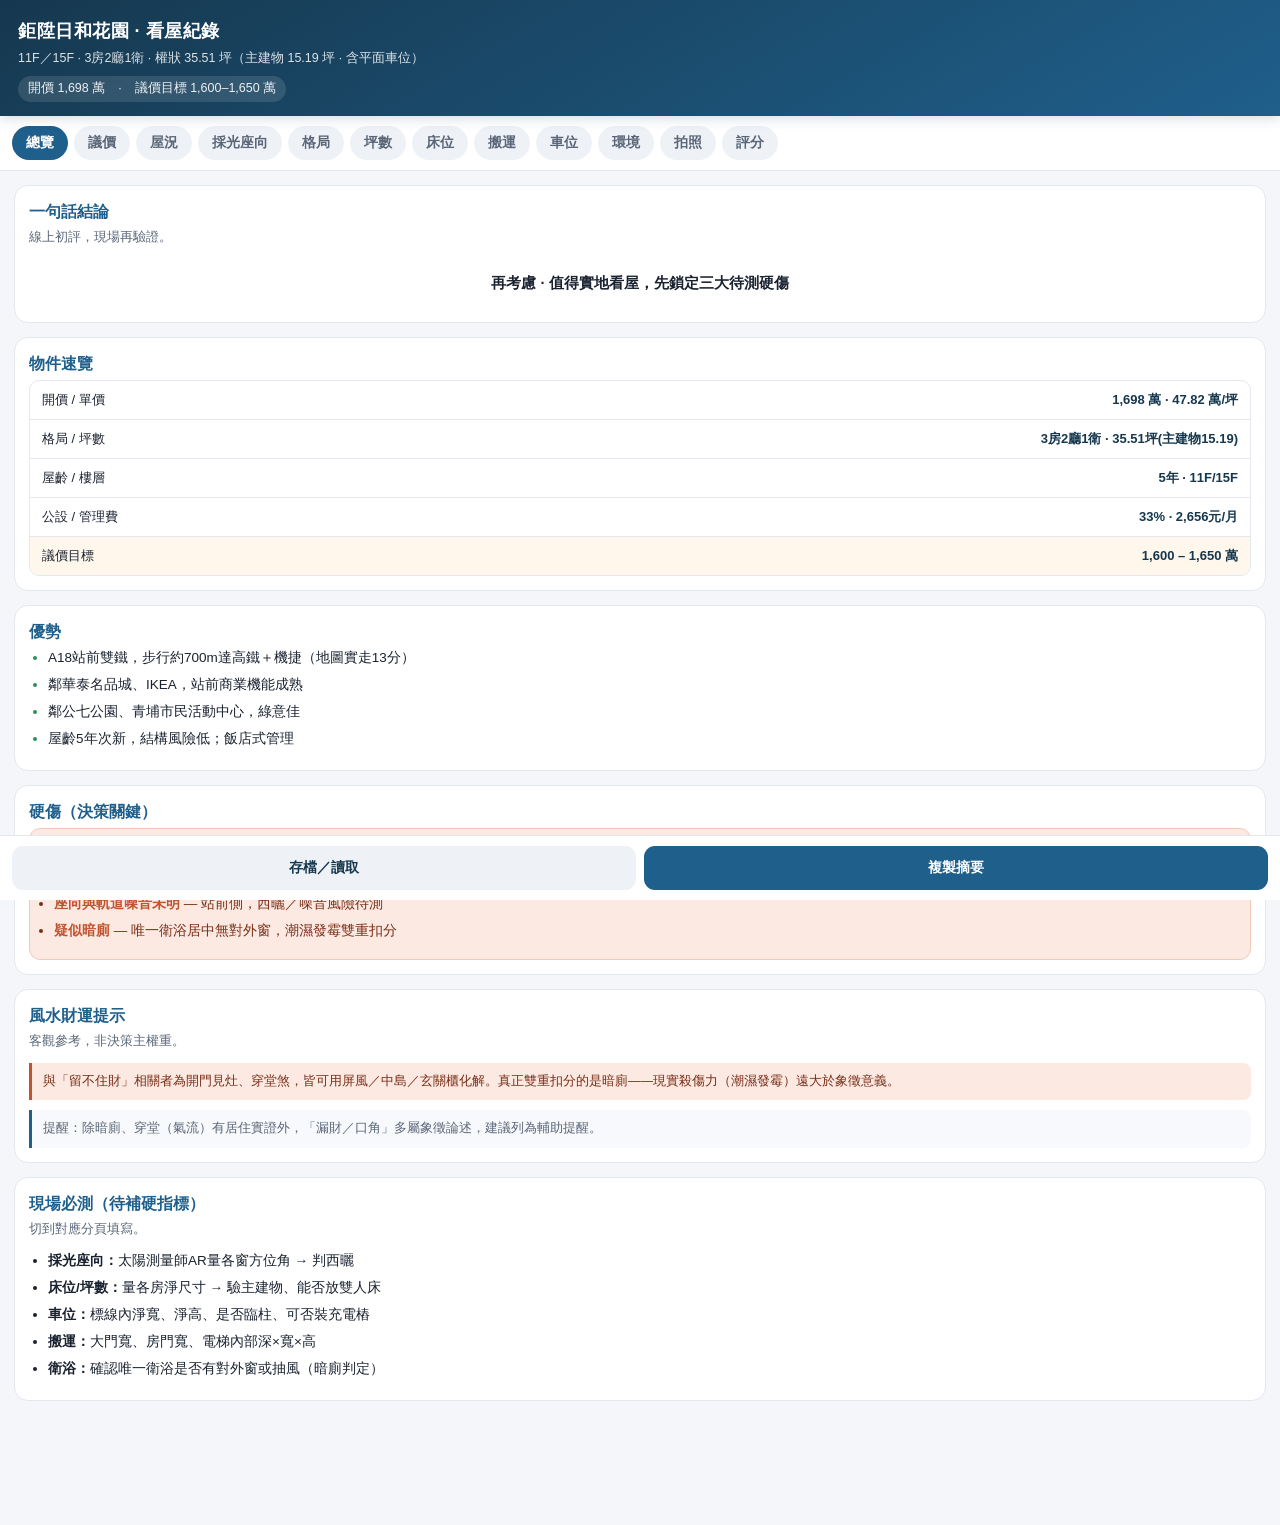
<file: index.html>
<!DOCTYPE html>
<html lang="zh-Hant">
<head>
<meta charset="UTF-8">
<meta name="viewport" content="width=device-width, initial-scale=1.0, maximum-scale=1.0, user-scalable=no">
<title>看屋紀錄 · 鉅陞日和花園</title>
<style>
  :root{
    --ink:#1a2230; --ink-soft:#5a6678; --line:#e3e7ee; --bg:#f4f6f9;
    --card:#ffffff; --brand:#1f5f8b; --brand-d:#16384f; --accent:#e08a3c;
    --good:#2f8f5b; --warn:#c2532f; --warnbg:#fbe9e2; --goodbg:#e4f2ea;
    --chip:#eef2f7;
  }
  *{box-sizing:border-box;-webkit-tap-highlight-color:transparent;}
  html,body{margin:0;padding:0;}
  body{
    font-family:-apple-system,"PingFang TC","Microsoft JhengHei",sans-serif;
    background:var(--bg); color:var(--ink); font-size:15px; line-height:1.55;
    padding-bottom:96px;
  }
  /* ---- top ---- */
  header{
    background:linear-gradient(150deg,var(--brand-d),var(--brand));
    color:#fff; padding:18px 18px 14px; position:sticky; top:0; z-index:50;
    box-shadow:0 2px 12px rgba(22,56,79,.18);
  }
  header h1{margin:0; font-size:18px; letter-spacing:.5px; font-weight:700;}
  header .sub{font-size:12.5px; opacity:.85; margin-top:3px;}
  header .price{font-size:12.5px; opacity:.92; margin-top:8px; background:rgba(255,255,255,.13);
    display:inline-block; padding:3px 10px; border-radius:20px;}
  /* ---- tabs ---- */
  nav{
    display:flex; overflow-x:auto; gap:6px; padding:10px 12px;
    background:var(--card); border-bottom:1px solid var(--line);
    position:sticky; top:0; z-index:40; scrollbar-width:none;
  }
  nav::-webkit-scrollbar{display:none;}
  .tab{
    flex:0 0 auto; padding:8px 14px; border-radius:22px; font-size:13.5px;
    background:var(--chip); color:var(--ink-soft); border:none; font-weight:600;
    white-space:nowrap; transition:.15s;
  }
  .tab.on{background:var(--brand); color:#fff;}
  main{padding:14px;}
  section{display:none; animation:fade .2s ease;}
  section.on{display:block;}
  @keyframes fade{from{opacity:0;transform:translateY(4px)}to{opacity:1;transform:none}}
  .card{background:var(--card); border:1px solid var(--line); border-radius:14px;
    padding:14px; margin-bottom:14px;}
  .card h2{margin:0 0 4px; font-size:15.5px; color:var(--brand);}
  .card .hint{font-size:12.5px; color:var(--ink-soft); margin:0 0 12px;}
  .row{margin-bottom:13px;}
  .row:last-child{margin-bottom:0;}
  label.q{display:block; font-size:13.5px; font-weight:600; margin-bottom:7px;}
  /* choice chips */
  .opts{display:flex; flex-wrap:wrap; gap:7px;}
  .opt{padding:7px 13px; border-radius:10px; border:1.5px solid var(--line);
    background:#fff; font-size:13px; color:var(--ink); font-weight:600;}
  .opt.sel{border-color:var(--brand); background:#eaf2f8; color:var(--brand-d);}
  .opt.sel.warn{border-color:var(--warn); background:var(--warnbg); color:var(--warn);}
  .opt.sel.good{border-color:var(--good); background:var(--goodbg); color:var(--good);}
  input[type=text],input[type=number],textarea{
    width:100%; padding:10px 12px; border:1.5px solid var(--line); border-radius:10px;
    font-size:15px; font-family:inherit; background:#fff; color:var(--ink);
  }
  input:focus,textarea:focus{outline:none; border-color:var(--brand);}
  .inline{display:flex; gap:8px; align-items:center;}
  .inline input{flex:1;}
  .unit{font-size:13px; color:var(--ink-soft); white-space:nowrap;}
  /* data callouts */
  .deal{background:#fff; border:1px solid var(--line); border-radius:10px; overflow:hidden;}
  .deal .r{display:flex; justify-content:space-between; padding:9px 12px; border-bottom:1px solid var(--line); font-size:13px;}
  .deal .r:last-child{border-bottom:none;}
  .deal .r b{color:var(--brand-d);}
  .deal .r.k{background:#fff7ec;}
  .note{font-size:12.5px; color:var(--ink-soft); background:#f7f9fc; border-left:3px solid var(--brand);
    padding:9px 11px; border-radius:0 8px 8px 0; margin-top:10px;}
  .note.warn{border-color:var(--warn); background:var(--warnbg); color:#7a2e16;}
  /* room calc */
  .roomcalc{border:1px solid var(--line); border-radius:10px; padding:11px; margin-bottom:10px; background:#fbfcfe;}
  .roomcalc .name{font-weight:700; font-size:14px; margin-bottom:8px;}
  .dims{display:flex; gap:8px;}
  .dims .f{flex:1;}
  .dims .f span{font-size:11px; color:var(--ink-soft); display:block; margin-bottom:3px;}
  .verdict{margin-top:9px; font-size:13px; font-weight:700; padding:7px 10px; border-radius:8px; text-align:center;}
  .verdict.good{background:var(--goodbg); color:var(--good);}
  .verdict.warn{background:var(--warnbg); color:var(--warn);}
  .verdict.mid{background:#fff3da; color:#9a6310;}
  .verdict.idle{background:var(--chip); color:var(--ink-soft);}
  .totalbar{background:var(--brand-d); color:#fff; border-radius:10px; padding:12px; font-size:13.5px; display:flex; justify-content:space-between; align-items:center;}
  .totalbar b{font-size:18px;}
  table.ref{width:100%; border-collapse:collapse; font-size:12px; margin-top:6px;}
  table.ref th,table.ref td{border:1px solid var(--line); padding:5px 7px; text-align:left;}
  table.ref th{background:var(--chip); color:var(--ink-soft);}
  .stars{display:flex; gap:6px;}
  .star{font-size:24px; color:#d4dae3; cursor:pointer;}
  .star.lit{color:var(--accent);}
  .scorehead{font-size:13.5px; font-weight:600; margin-bottom:5px;}
  /* footer actions */
  .actions{position:fixed; bottom:0; left:0; right:0; background:#fff; border-top:1px solid var(--line);
    padding:10px 12px calc(10px + env(safe-area-inset-bottom)); display:flex; gap:8px; z-index:60;}
  .btn{flex:1; padding:13px; border-radius:11px; border:none; font-size:14px; font-weight:700; font-family:inherit;}
  .btn.primary{background:var(--brand); color:#fff;}
  .btn.ghost{background:var(--chip); color:var(--brand-d);}
  .toast{position:fixed; bottom:84px; left:50%; transform:translateX(-50%) translateY(20px);
    background:var(--ink); color:#fff; padding:10px 18px; border-radius:24px; font-size:13px;
    opacity:0; transition:.25s; z-index:80; pointer-events:none;}
  .toast.show{opacity:1; transform:translateX(-50%) translateY(0);}
  dialog{border:none; border-radius:16px; padding:0; width:90%; max-width:420px;}
  dialog::backdrop{background:rgba(20,30,45,.5);}
  .dlg{padding:18px;}
  .dlg h3{margin:0 0 10px; font-size:16px; color:var(--brand-d);}
  .dlg textarea{height:180px; font-size:12px; font-family:monospace;}
  .dlg .x{display:flex; gap:8px; margin-top:12px;}
  .prio{font-size:13px; padding:6px 0; border-bottom:1px dashed var(--line);}
  .prio:last-child{border:none;}
  .pill{display:inline-block; font-size:11px; padding:1px 8px; border-radius:10px; margin-right:6px; font-weight:700;}
  .pill.hard{background:var(--warnbg); color:var(--warn);}
  .pill.soft{background:#eaf2f8; color:var(--brand);}
  /* overview tab */
  .ovverdict{background:var(--midbg); color:var(--mid); font-weight:700; font-size:14.5px;
    padding:13px 14px; border-radius:11px; text-align:center;}
  .ovlist{margin:2px 0 0; padding-left:19px; font-size:13.5px;}
  .ovlist li{margin-bottom:6px;}
  .ovlist.good li::marker{color:var(--good);}
  .hardbox{background:var(--warnbg); border:1px solid #f0c9bb; border-radius:11px; padding:11px 6px 11px 0;}
  .hardbox ul{margin:0; padding-left:24px; font-size:13.5px; color:#7a2e16;}
  .hardbox ul li{margin-bottom:6px;}
  .hardbox ul li b{color:var(--warn);}
</style>
</head>
<body>
<header>
  <h1>鉅陞日和花園 · 看屋紀錄</h1>
  <div class="sub">11F／15F · 3房2廳1衛 · 權狀 35.51 坪（主建物 15.19 坪 · 含平面車位）</div>
  <div class="price">開價 1,698 萬　·　議價目標 1,600–1,650 萬</div>
</header>

<nav id="tabs"></nav>
<main id="main"></main>

<div class="actions">
  <button class="btn ghost" onclick="openData()">存檔／讀取</button>
  <button class="btn primary" onclick="copySummary()">複製摘要</button>
</div>
<div class="toast" id="toast"></div>

<dialog id="dataDlg">
  <div class="dlg">
    <h3>存檔 / 讀取紀錄</h3>
    <p style="font-size:12.5px;color:#5a6678;margin:0 0 8px">複製下框文字保存（記事本/LINE給自己）。下次貼回此框按「讀取」即可還原。</p>
    <textarea id="dataBox"></textarea>
    <div class="x">
      <button class="btn ghost" onclick="loadData()">讀取貼上的資料</button>
      <button class="btn primary" onclick="closeData()">完成</button>
    </div>
  </div>
</dialog>

<script>
const S = {
  // 屋況
  c_notes:'屋齡5年次新、簡易裝潢。文案宣稱格局方正採光優良屬廣告詞，待現場驗證。務必索取漏水保固範圍與年限。',
  // 樓層
  e_floor:'一般',
  e_facility:'飯店式管理、住戶專屬餐飲、大廳（公設33%）',
  e_fee:'2656元/月（待確認每坪）',
  e_walk:'13',
  // 格局/風水
  l_centertoilet:'是',
  l_square:'方正',
  l_notes:'【風水】1)疑似暗廁：唯一衛浴居中、未見對外窗→風水主穢氣攻心、財氣受污；現實主潮濕發霉(硬傷)。2)開門見灶風險：開放廚房，進門若直視爐口→「開門見灶錢財多耗」主漏財，屏風/中島可化解。3)穿堂煞：若大門與陽台成直線→「前通後通人財兩空」主聚不了財，玄關屏風化解(待確認大門位置)。格局大致方正無缺角。',
  // 評分（線上初評）
  sc_cond:4, sc_layout:2, sc_env:4, sc_price:3,
  sc_final:'再考慮',
  sc_notes:'優勢：A18站前雙鐵(步行700m)、鄰華泰名品城/IKEA/公七公園、5年次新、開價屬行情中段。硬傷：①3房僅1衛②主建物僅15.19坪空間偏緊③座向噪音未明④疑似暗廁。建議實地看屋鎖定三大待測(衛浴/空間/噪音西曬)，確認西曬或正對軌道則壓至1600萬以下。'
}; // state store: key -> value

// ---------- helpers ----------
function setVal(k,v){ S[k]=v; }
function getVal(k){ return S[k]; }

function chips(key, options){
  // options: [{v, cls?}]
  const wrap = document.createElement('div'); wrap.className='opts';
  options.forEach(o=>{
    const b=document.createElement('button');
    b.className='opt'+(o.cls?' '+o.cls:'');
    b.textContent=o.v;
    if(getVal(key)===o.v){ b.classList.add('sel'); }
    b.onclick=()=>{
      if(getVal(key)===o.v){ setVal(key,null); }
      else { setVal(key,o.v); }
      // refresh siblings
      [...wrap.children].forEach(c=>c.classList.remove('sel'));
      if(getVal(key)===o.v) b.classList.add('sel');
    };
    wrap.appendChild(b);
  });
  return wrap;
}
function textRow(label,key,ph,type){
  const r=document.createElement('div'); r.className='row';
  if(label){const l=document.createElement('label'); l.className='q'; l.textContent=label; r.appendChild(l);}
  const i=document.createElement('input'); i.type=type||'text'; i.placeholder=ph||'';
  if(getVal(key)!=null) i.value=getVal(key);
  i.oninput=()=>setVal(key,i.value);
  r.appendChild(i); return r;
}
function choiceRow(label,key,opts){
  const r=document.createElement('div'); r.className='row';
  const l=document.createElement('label'); l.className='q'; l.textContent=label; r.appendChild(l);
  r.appendChild(chips(key,opts)); return r;
}
function card(title,hint){
  const c=document.createElement('div'); c.className='card';
  if(title){const h=document.createElement('h2'); h.textContent=title; c.appendChild(h);}
  if(hint){const p=document.createElement('p'); p.className='hint'; p.textContent=hint; c.appendChild(p);}
  return c;
}
function el(tag,cls,html){const e=document.createElement(tag); if(cls)e.className=cls; if(html!=null)e.innerHTML=html; return e;}

// ---------- TABS ----------
const TABS = [
  {id:'overview', name:'總覽', build:buildOverview},
  {id:'deal', name:'議價', build:buildDeal},
  {id:'cond', name:'屋況', build:buildCond},
  {id:'sun',  name:'採光座向', build:buildSun},
  {id:'layout',name:'格局', build:buildLayout},
  {id:'room', name:'坪數', build:buildRoom},
  {id:'bed',  name:'床位', build:buildBed},
  {id:'move', name:'搬運', build:buildMove},
  {id:'park', name:'車位', build:buildPark},
  {id:'env',  name:'環境', build:buildEnv},
  {id:'photo',name:'拍照', build:buildPhoto},
  {id:'score',name:'評分', build:buildScore},
];
let cur='overview';
function renderTabs(){
  const nav=document.getElementById('tabs'); nav.innerHTML='';
  TABS.forEach(t=>{
    const b=el('button','tab'+(t.id===cur?' on':''),t.name);
    b.onclick=()=>{cur=t.id; renderTabs(); renderMain(); window.scrollTo(0,0);};
    nav.appendChild(b);
  });
}
function renderMain(){
  const m=document.getElementById('main'); m.innerHTML='';
  const sec=el('section','on');
  TABS.find(t=>t.id===cur).build(sec);
  m.appendChild(sec);
}

const YN=[{v:'有',cls:'warn'},{v:'無',cls:'good'}];
const OKBAD=[{v:'正常',cls:'good'},{v:'有問題',cls:'warn'}];

// ---------- PART builders ----------
function buildDeal(s){
  const c=card('議價對標數據','談判前先記熟，現場直接引用最有力。');
  const d=el('div','deal');
  d.innerHTML=`
   <div class="r"><span>開價單價（含車位均攤）</span><b>47.82 萬/坪</b></div>
   <div class="r"><span>回推房屋單價（扣車位）</span><b>約 53–56 萬/坪</b></div>
   <div class="r"><span>青埔A18站前行情（含車位）</span><b>約 45–52 萬/坪</b></div>
   <div class="r k"><span>議價目標</span><b>1,600 – 1,650 萬</b></div>`;
  c.appendChild(d);
  c.appendChild(el('div','note','錨點：開價47.82萬/坪落在青埔行情中段，非破盤價。同社區尚有多筆同步在售，供給多利於壓價。可用「3房僅1衛規格偏弱＋去化壓力」當談判槓桿；若現場確認西曬或正對軌道，下壓至1,600萬以下。'));
  s.appendChild(c);

  const c2=card('向仲介必問','逐項問完打勾。');
  ['車位實際登錄價','裝潢清單與保固','屋主出售原因/持有時間','管理費','銀行估價/可貸成數','漏水保固','海砂/輻射檢測'].forEach((q,i)=>{
    c2.appendChild(choiceRow(q,'ask_'+i,[{v:'已問',cls:'good'}]));
  });
  c2.appendChild(textRow('仲介回覆重點','ask_notes','記錄關鍵答覆…'));
  s.appendChild(c2);
}

function buildCond(s){
  const c=card('結構與屋況','手電筒斜照看裂縫水痕，聞霉味。');
  c.appendChild(choiceRow('牆面 / 天花板','c_wall',OKBAD));
  c.appendChild(choiceRow('牆角 / 窗框（潮濕霉味）','c_corner',YN));
  c.appendChild(choiceRow('地板（翹起 / 空心）','c_floor',YN));
  c.appendChild(choiceRow('門窗開合','c_door',[{v:'順暢',cls:'good'},{v:'卡卡',cls:'warn'}]));
  c.appendChild(textRow('漏水保固範圍 / 年限','c_warranty','仲介回覆…'));
  c.appendChild(textRow('其他屋況備註','c_notes','拍到的瑕疵位置…'));
  s.appendChild(c);
}

function buildSun(s){
  const c=card('採光通風座向','用太陽測量師對準各窗，記錄方位角與直射時數。');
  c.appendChild(textRow('客廳窗 方位角（度）','s_living','例 195','number'));
  c.appendChild(choiceRow('客廳窗 朝向','s_living_dir',[{v:'東'},{v:'西'},{v:'南'},{v:'北'}]));
  c.appendChild(textRow('主臥窗 方位角（度）','s_master','','number'));
  c.appendChild(choiceRow('次臥對外窗','s_second_win',[{v:'有窗',cls:'good'},{v:'無窗暗房',cls:'warn'}]));
  c.appendChild(choiceRow('夏至(6/21)午後是否直射','s_summer',[{v:'是',cls:'warn'},{v:'否',cls:'good'}]));
  c.appendChild(textRow('夏至午後直射時數','s_summer_hr','幾小時','number'));
  c.appendChild(choiceRow('冬至(12/22)是否有日照','s_winter',[{v:'有',cls:'good'},{v:'無',cls:'warn'}]));
  c.appendChild(textRow('有效日照起訖','s_daylight','例 9點~15點'));
  c.appendChild(choiceRow('屋前空地/工地（未來遮蔽風險）','s_future',YN));
  c.appendChild(choiceRow('西曬綜合判定','s_verdict',[{v:'嚴重(壓價)',cls:'warn'},{v:'普通',cls:'mid'},{v:'無',cls:'good'}]));
  s.appendChild(c);

  const ref=card('方位建議（主採光面）');
  ref.appendChild(el('div',null,
   `<table class="ref">
     <tr><th>方位</th><th>評價</th><th>說明</th></tr>
     <tr><td>南／東南</td><td>★最佳</td><td>冬暖夏涼、全天明亮，台灣首選</td></tr>
     <tr><td>東</td><td>★佳</td><td>上午採光好、午後不曬</td></tr>
     <tr><td>北</td><td>○可</td><td>無直曬，夏涼冬冷須除濕</td></tr>
     <tr><td>西／西南</td><td>⚠避免</td><td>西曬最嚴重，室溫高電費增</td></tr>
     <tr><td>西北</td><td>⚠次差</td><td>西曬＋冬季冷風</td></tr>
   </table>`));
  ref.appendChild(el('div','note','朝西/西南(225°–270°)務必量午後直射時數，越長壓價正當性越強。'));
  s.appendChild(ref);
}

function buildLayout(s){
  const c=card('格局動線（含風水對照）','括號內＝對應真實居住問題｜民俗影響。');
  c.appendChild(choiceRow('穿堂煞 · 門直通後窗（隱私/冷氣外流｜前通後通、人財兩空，難聚財）','l_chuan',YN));
  c.appendChild(choiceRow('開門見廁（異味/無玄關｜穢氣迎人、主破財傷貴人運 · 可門簾化解）','l_toilet',YN));
  c.appendChild(choiceRow('開門見灶 · 進門見爐火（油煙入廳｜開門見灶、錢財多耗，主漏財口角 · 屏風化解）','l_stove',YN));
  c.appendChild(choiceRow('橫樑壓頂 · 客廳或床頭（壓迫/家具難擺｜壓床主頭痛失眠、運勢受壓）','l_beam',YN));
  c.appendChild(choiceRow('廁所居中無窗（潮濕發霉｜穢氣攻心、財氣受污、健康欠佳）','l_centertoilet',[{v:'是',cls:'warn'},{v:'否',cls:'good'}]));
  c.appendChild(choiceRow('門對門 · 廁/房（隱私衝突｜門沖主口角是非、穢氣入房 · 可化解）','l_doordoor',YN));
  c.appendChild(choiceRow('格局方正（缺角難利用｜缺角各方位有所主，如財位缺主漏財）','l_square',[{v:'方正',cls:'good'},{v:'有缺角',cls:'warn'}]));
  c.appendChild(textRow('格局備註（樑位置/缺角處）','l_notes',''));
  s.appendChild(c);

  const ref=card('風水對照表','民俗影響僅供輔助參考；右欄為居住實證強度。');
  ref.appendChild(el('div',null,
   `<table class="ref">
     <tr><th>項目</th><th>民俗影響</th><th>現實基礎</th></tr>
     <tr><td>穿堂煞</td><td>前通後通、人財兩空，難聚財</td><td>強·氣流直洩/隱私</td></tr>
     <tr><td>開門見灶</td><td>開門見灶、錢財多耗，主漏財</td><td>中·油煙/觀感</td></tr>
     <tr><td>開門見廁</td><td>穢氣迎人，主破財、傷貴人運</td><td>強·異味/無玄關</td></tr>
     <tr><td>廁居中暗廁</td><td>穢氣攻心、財氣受污、健康欠佳</td><td>強·潮濕發霉</td></tr>
     <tr><td>橫樑壓頂</td><td>壓床主頭痛失眠、運勢受壓</td><td>中·壓迫/擺設</td></tr>
     <tr><td>門對門</td><td>門沖主口角是非、穢氣入房</td><td>弱·多屬象徵</td></tr>
     <tr><td>格局缺角</td><td>依方位各有所主，財位缺主漏財</td><td>弱·多屬象徵</td></tr>
   </table>`));
  ref.appendChild(el('div','note','客觀提醒：除穿堂、暗廁、開門見廁（氣流/穢氣）有居住實證外，「漏財/口角」多屬象徵論述。建議列為輔助提醒，決策權重仍放在硬傷。'));
  s.appendChild(ref);
}

function buildRoom(s){
  const c=card('室內實坪驗證','輸入長寬即時換算坪數，比對主建物權狀 15.19 坪。');
  c.appendChild(el('p','hint','公式：長cm × 寬cm ÷ 10000 ÷ 3.3058 = 坪'));
  const rooms=['客廳','餐廳','主臥','次臥','廚房','衛浴1','衛浴2'];
  const totEl=el('div','totalbar');
  function recalc(){
    let sum=0;
    rooms.forEach((_,i)=>{
      const L=parseFloat(getVal('rm_'+i+'_l')), W=parseFloat(getVal('rm_'+i+'_w'));
      const out=document.getElementById('rmpyo_'+i);
      if(L&&W){const p=L*W/10000/3.3058; if(out)out.textContent=p.toFixed(2)+' 坪'; sum+=p;}
      else if(out)out.textContent='—';
    });
    totEl.innerHTML=`<span>室內實測總和</span><span><b>${sum.toFixed(2)}</b> 坪　vs 15.19</span>`;
  }
  rooms.forEach((name,i)=>{
    const rc=el('div','roomcalc');
    rc.appendChild(el('div','name',name));
    const dims=el('div','dims');
    ['長','寬'].forEach((dn,di)=>{
      const f=el('div','f'); f.appendChild(el('span',null,dn+' (cm)'));
      const inp=el('input'); inp.type='number'; inp.inputMode='decimal';
      const key='rm_'+i+'_'+(di?'w':'l');
      if(getVal(key)!=null)inp.value=getVal(key);
      inp.oninput=()=>{setVal(key,inp.value); recalc();};
      f.appendChild(inp); dims.appendChild(f);
    });
    rc.appendChild(dims);
    const out=el('div','verdict idle','—'); out.id='rmpyo_'+i; out.style.marginTop='8px';
    rc.appendChild(out);
    c.appendChild(rc);
  });
  c.appendChild(totEl);
  s.appendChild(c);
  setTimeout(recalc,0);

  const c2=card('樑柱與淨高');
  c2.appendChild(textRow('樓板淨高 (cm，標準280–320)','rm_h','','number'));
  c2.appendChild(textRow('主臥樑下高 (cm)','rm_beam','','number'));
  c2.appendChild(choiceRow('床頭是否會壓樑','rm_beambed',YN));
  s.appendChild(c2);
}

function buildBed(s){
  const c=card('床位適配判定','輸入房間淨尺寸，自動判定能放哪種床。IKEA床長200cm。');
  // master + second
  [['主臥','bd_m'],['次臥','bd_s']].forEach(([nm,key])=>{
    const rc=el('div','roomcalc');
    rc.appendChild(el('div','name',nm+' 淨尺寸'));
    const dims=el('div','dims');
    ['寬','長'].forEach((dn,di)=>{
      const f=el('div','f'); f.appendChild(el('span',null,dn+' (cm)'));
      const inp=el('input'); inp.type='number'; inp.inputMode='decimal';
      const k=key+'_'+(di?'len':'wid');
      if(getVal(k)!=null)inp.value=getVal(k);
      inp.oninput=()=>{setVal(k,inp.value); judge();};
      f.appendChild(inp); dims.appendChild(f);
    });
    rc.appendChild(dims);
    const v=el('div','verdict idle','輸入尺寸後判定'); v.id='bdv_'+key;
    rc.appendChild(v);
    c.appendChild(rc);
  });
  function judge(){
    [['bd_m','主臥'],['bd_s','次臥']].forEach(([key])=>{
      const W=parseFloat(getVal(key+'_wid')), L=parseFloat(getVal(key+'_len'));
      const v=document.getElementById('bdv_'+key);
      if(!W||!L){v.className='verdict idle'; v.textContent='輸入尺寸後判定'; return;}
      const longOk = L>=240;
      let txt,cls;
      if(W<200){txt='只能單人床（非真雙人房）'; cls='warn';}
      else if(W<260){txt='單人 OK／雙人勉強，走道窄'; cls='mid';}
      else if(W<280){txt='可放標準雙人(150)'; cls='good';}
      else {txt='可舒適放特大雙人(180)'; cls='good';}
      if(!longOk) txt+='｜長度<240，放IKEA床偏緊';
      v.className='verdict '+cls; v.textContent=txt;
    });
  }
  s.appendChild(c);
  setTimeout(judge,0);

  const ref=card('床墊與房間對照');
  ref.appendChild(el('div',null,
   `<table class="ref">
     <tr><th>床型</th><th>床墊cm</th><th>房間最小淨尺寸</th></tr>
     <tr><td>IKEA單人</td><td>90×200</td><td>130×220 / 含櫃200×220</td></tr>
     <tr><td>IKEA加大單人</td><td>120×200</td><td>160×220</td></tr>
     <tr><td>台規雙人</td><td>150×200</td><td>220×220 / 含櫃270×230</td></tr>
     <tr><td>台規特大</td><td>180×200</td><td>250×220 / 舒適320×240</td></tr>
   </table>`));
  s.appendChild(ref);
}

function buildMove(s){
  const c=card('門與搬運動線','電梯尺寸最易忽略，務必量。');
  c.appendChild(textRow('大門淨寬 (cm)','mv_doorw','','number'));
  c.appendChild(textRow('各房門最窄寬 (cm) · 床墊150能否進','mv_roomdoor','','number'));
  c.appendChild(textRow('走道最窄處 (cm)','mv_hall','','number'));
  c.appendChild(el('div','note warn','電梯內部 深×寬×高，大家具/冰箱搬不進來是常見災難。'));
  c.appendChild(textRow('電梯內部 深 (cm)','mv_elev_d','','number'));
  c.appendChild(textRow('電梯內部 寬 (cm)','mv_elev_w','','number'));
  c.appendChild(textRow('電梯內部 高 (cm)','mv_elev_h','','number'));
  s.appendChild(c);
}

function buildPark(s){
  const c=card('車位（平面，已含售價）','標線內淨寬才是關鍵，柱子會吃空間。法定2.5×5.5m。');
  c.appendChild(textRow('標線內淨寬 (cm)','pk_w','底線250，休旅建議260','number'));
  // live verdict
  const v=el('div','verdict idle','輸入淨寬後判定');
  c.appendChild(v);
  const winp=c.querySelector('input');
  function pj(){
    const w=parseFloat(getVal('pk_w'));
    if(!w){v.className='verdict idle'; v.textContent='輸入淨寬後判定'; return;}
    if(w<250){v.className='verdict warn'; v.textContent='低於法定2.5m，開門擠、難停';}
    else if(w<260){v.className='verdict mid'; v.textContent='堪用，鄰車停歪就難開門（休旅吃力）';}
    else {v.className='verdict good'; v.textContent='寬度充裕，休旅好停';}
  }
  winp.addEventListener('input',pj);
  c.appendChild(textRow('車位長 (cm)','pk_l','','number'));
  c.appendChild(choiceRow('旁邊有無柱子（吃空間）','pk_pillar',YN));
  c.appendChild(textRow('車位淨高 (cm，休旅需≥200)','pk_h','','number'));
  c.appendChild(choiceRow('進出車道好停否','pk_lane',[{v:'好停',cls:'good'},{v:'窄/需倒車',cls:'warn'}]));
  c.appendChild(choiceRow('充電樁可裝否','pk_charge',[{v:'可',cls:'good'},{v:'否',cls:'warn'}]));
  c.appendChild(textRow('充電/電源備註','pk_notes',''));
  s.appendChild(c);
  setTimeout(pj,0);
}

function buildEnv(s){
  const c=card('外部環境與社區','傍晚再看一次人潮與安全。');
  c.appendChild(choiceRow('窗外正對機捷A18軌道/高架（噪音光害）','e_mrt',YN));
  c.appendChild(choiceRow('嫌惡設施 變電/電塔/寺廟/醫院','e_bad',YN));
  c.appendChild(choiceRow('壁刀煞 他棟尖角','e_blade',YN));
  c.appendChild(choiceRow('屋前明堂視野','e_view',[{v:'開闊',cls:'good'},{v:'遮擋',cls:'warn'}]));
  c.appendChild(choiceRow('9F樓層性質','e_floor',[{v:'一般',cls:'good'},{v:'中繼水箱/機房層',cls:'warn'}]));
  c.appendChild(textRow('公設33%含哪些設施','e_facility',''));
  c.appendChild(textRow('管理費（每坪/車位）','e_fee',''));
  c.appendChild(textRow('社區入住率','e_occupy','%'));
  c.appendChild(textRow('機捷實走時間（分鐘）','e_walk','廣告700m·地圖13分','number'));
  c.appendChild(choiceRow('傍晚人潮/路燈/安全','e_night',[{v:'良好',cls:'good'},{v:'冷清',cls:'warn'}]));
  s.appendChild(c);
}

function buildPhoto(s){
  const c=card('拍照 / 錄影清單','回家比對用，拍到打勾。');
  ['大門開啟視角(看見廁/穿堂)','每間房全景','次臥對外窗','樑柱位置','廚房水火配置','衛浴','各窗外景觀','太陽測量師AR截圖','車位與柱位','電梯內部','公設','社區外觀/周邊'].forEach((q,i)=>{
    c.appendChild(choiceRow(q,'ph_'+i,[{v:'已拍',cls:'good'}]));
  });
  s.appendChild(c);
}

function buildOverview(s){
  const c=card('一句話結論','線上初評，現場再驗證。');
  c.appendChild(el('div','ovverdict','再考慮 · 值得實地看屋，先鎖定三大待測硬傷'));
  s.appendChild(c);

  const d0=card('物件速覽');
  const dl=el('div','deal');
  dl.innerHTML=`
   <div class="r"><span>開價 / 單價</span><b>1,698 萬 · 47.82 萬/坪</b></div>
   <div class="r"><span>格局 / 坪數</span><b>3房2廳1衛 · 35.51坪(主建物15.19)</b></div>
   <div class="r"><span>屋齡 / 樓層</span><b>5年 · 11F/15F</b></div>
   <div class="r"><span>公設 / 管理費</span><b>33% · 2,656元/月</b></div>
   <div class="r k"><span>議價目標</span><b>1,600 – 1,650 萬</b></div>`;
  d0.appendChild(dl);
  s.appendChild(d0);

  const c1=card('優勢');
  c1.appendChild(el('ul','ovlist good',
   '<li>A18站前雙鐵，步行約700m達高鐵＋機捷（地圖實走13分）</li>'+
   '<li>鄰華泰名品城、IKEA，站前商業機能成熟</li>'+
   '<li>鄰公七公園、青埔市民活動中心，綠意佳</li>'+
   '<li>屋齡5年次新，結構風險低；飯店式管理</li>'));
  s.appendChild(c1);

  const c2=card('硬傷（決策關鍵）');
  const hb=el('div','hardbox');
  hb.innerHTML=
   '<ul>'+
   '<li><b>3房僅1衛</b> — 結構性弱點，早晨塞車、轉手扣分，難化解</li>'+
   '<li><b>主建物僅15.19坪</b> — 佔比約43%，3房空間偏緊</li>'+
   '<li><b>座向與軌道噪音未明</b> — 站前側，西曬／噪音風險待測</li>'+
   '<li><b>疑似暗廁</b> — 唯一衛浴居中無對外窗，潮濕發霉雙重扣分</li>'+
   '</ul>';
  c2.appendChild(hb);
  s.appendChild(c2);

  const c3=card('風水財運提示','客觀參考，非決策主權重。');
  c3.appendChild(el('div','note warn',
   '與「留不住財」相關者為開門見灶、穿堂煞，皆可用屏風／中島／玄關櫃化解。真正雙重扣分的是暗廁——現實殺傷力（潮濕發霉）遠大於象徵意義。'));
  c3.appendChild(el('div','note',
   '提醒：除暗廁、穿堂（氣流）有居住實證外，「漏財／口角」多屬象徵論述，建議列為輔助提醒。'));
  s.appendChild(c3);

  const c4=card('現場必測（待補硬指標）','切到對應分頁填寫。');
  c4.appendChild(el('ul','ovlist',
   '<li><b>採光座向：</b>太陽測量師AR量各窗方位角 → 判西曬</li>'+
   '<li><b>床位/坪數：</b>量各房淨尺寸 → 驗主建物、能否放雙人床</li>'+
   '<li><b>車位：</b>標線內淨寬、淨高、是否臨柱、可否裝充電樁</li>'+
   '<li><b>搬運：</b>大門寬、房門寬、電梯內部深×寬×高</li>'+
   '<li><b>衛浴：</b>確認唯一衛浴是否有對外窗或抽風（暗廁判定）</li>'));
  s.appendChild(c4);
}

function buildScore(s){
  const pr=card('決策優先序','看屋當下對照。');
  pr.appendChild(el('div','prio','<span class="pill hard">硬傷</span>3房僅1衛（早晨塞車·轉手扣分·難化解）'));
  pr.appendChild(el('div','prio','<span class="pill hard">硬傷</span>西曬程度'));
  pr.appendChild(el('div','prio','<span class="pill hard">硬傷</span>唯一衛浴是否暗廁（無對外窗→潮濕發霉）'));
  pr.appendChild(el('div','prio','<span class="pill hard">硬傷</span>次臥是否暗房／能否放雙人床'));
  pr.appendChild(el('div','prio','<span class="pill hard">硬傷</span>是否正對高鐵／機捷軌道'));
  pr.appendChild(el('div','prio','<span class="pill hard">硬傷</span>樑柱位置'));
  pr.appendChild(el('div','prio','<span class="pill hard">硬傷</span>電梯能否進家具'));
  pr.appendChild(el('div','prio','<span class="pill soft">可化解</span>開門見灶／穿堂煞／門對門 → 屏風中島玄關櫃即可'));
  s.appendChild(pr);

  const c=card('綜合評分','點星評分（1–5）。');
  const items=[['屋況結構','sc_cond'],['採光/西曬','sc_sun'],['格局實用','sc_layout'],['房間可放床','sc_bed'],['車位好停','sc_park'],['外部環境','sc_env'],['價格合理','sc_price']];
  items.forEach(([name,key])=>{
    const r=el('div','row');
    r.appendChild(el('div','scorehead',name));
    const sw=el('div','stars');
    for(let n=1;n<=5;n++){
      const st=el('span','star'+((getVal(key)||0)>=n?' lit':''),'★');
      st.onclick=()=>{
        setVal(key, getVal(key)===n?0:n);
        [...sw.children].forEach((c2,idx)=>c2.classList.toggle('lit',(getVal(key)||0)>=idx+1));
      };
      sw.appendChild(st);
    }
    r.appendChild(sw); c.appendChild(r);
  });
  c.appendChild(choiceRow('總評 · 是否出價','sc_final',[{v:'出價',cls:'good'},{v:'再考慮',cls:'mid'},{v:'放棄',cls:'warn'}]));
  c.appendChild(textRow('總結備註','sc_notes','綜合判斷…'));
  s.appendChild(c);
}

// ---------- save / load / summary ----------
function toast(msg){const t=document.getElementById('toast'); t.textContent=msg; t.classList.add('show'); setTimeout(()=>t.classList.remove('show'),1600);}
function openData(){const d=document.getElementById('dataDlg'); document.getElementById('dataBox').value=JSON.stringify(S); d.showModal();}
function closeData(){document.getElementById('dataDlg').close();}
function loadData(){
  try{const obj=JSON.parse(document.getElementById('dataBox').value.trim());
    Object.keys(S).forEach(k=>delete S[k]); Object.assign(S,obj);
    closeData(); renderMain(); toast('已讀取紀錄');
  }catch(e){toast('格式錯誤，請貼完整資料');}
}
function copySummary(){
  const L=[]; L.push('【鉅陞日和花園 看屋紀錄】');
  const map={
    s_living_dir:'客廳朝向',s_second_win:'次臥窗',s_summer:'夏至午後直射',s_verdict:'西曬判定',
    l_chuan:'穿堂煞',l_toilet:'開門見廁',l_stove:'開門見灶',l_beam:'橫樑壓頂',l_doordoor:'門對門',l_square:'格局',
    pk_w:'車位淨寬cm',pk_pillar:'車位旁柱',e_mrt:'正對機捷',e_floor:'樓層性質',e_night:'傍晚安全',
    sc_final:'是否出價',sc_notes:'總結'
  };
  // bed verdicts
  function bedTxt(key){const W=parseFloat(S[key+'_wid']),Ln=parseFloat(S[key+'_len']); if(!W)return null;
    let t=W<200?'僅單人':W<260?'雙人勉強':W<280?'標準雙人':'特大雙人'; if(Ln&&Ln<240)t+'(長偏短)'; return t+`(${W}×${Ln||'?'})`;}
  Object.keys(map).forEach(k=>{if(S[k]!=null&&S[k]!=='')L.push(`${map[k]}：${S[k]}`);});
  const bm=bedTxt('bd_m'),bs=bedTxt('bd_s');
  if(bm)L.push('主臥床位：'+bm); if(bs)L.push('次臥床位：'+bs);
  // room total
  let sum=0,any=false;
  for(let i=0;i<7;i++){const a=parseFloat(S['rm_'+i+'_l']),b=parseFloat(S['rm_'+i+'_w']); if(a&&b){sum+=a*b/10000/3.3058;any=true;}}
  if(any)L.push(`室內實坪總和：${sum.toFixed(2)}坪 (vs主建物15.19)`);
  // score
  const sc=['sc_cond','sc_sun','sc_layout','sc_bed','sc_park','sc_env','sc_price'].map(k=>S[k]||0);
  if(sc.some(x=>x))L.push('評分(屋況/採光/格局/床/車/環境/價格)：'+sc.join('/'));
  const txt=L.join('\n');
  navigator.clipboard.writeText(txt).then(()=>toast('摘要已複製')).catch(()=>{
    document.getElementById('dataBox').value=txt; document.getElementById('dataDlg').showModal();
  });
}

// init
renderTabs(); renderMain();
</script>
</body>
</html>
</file>
